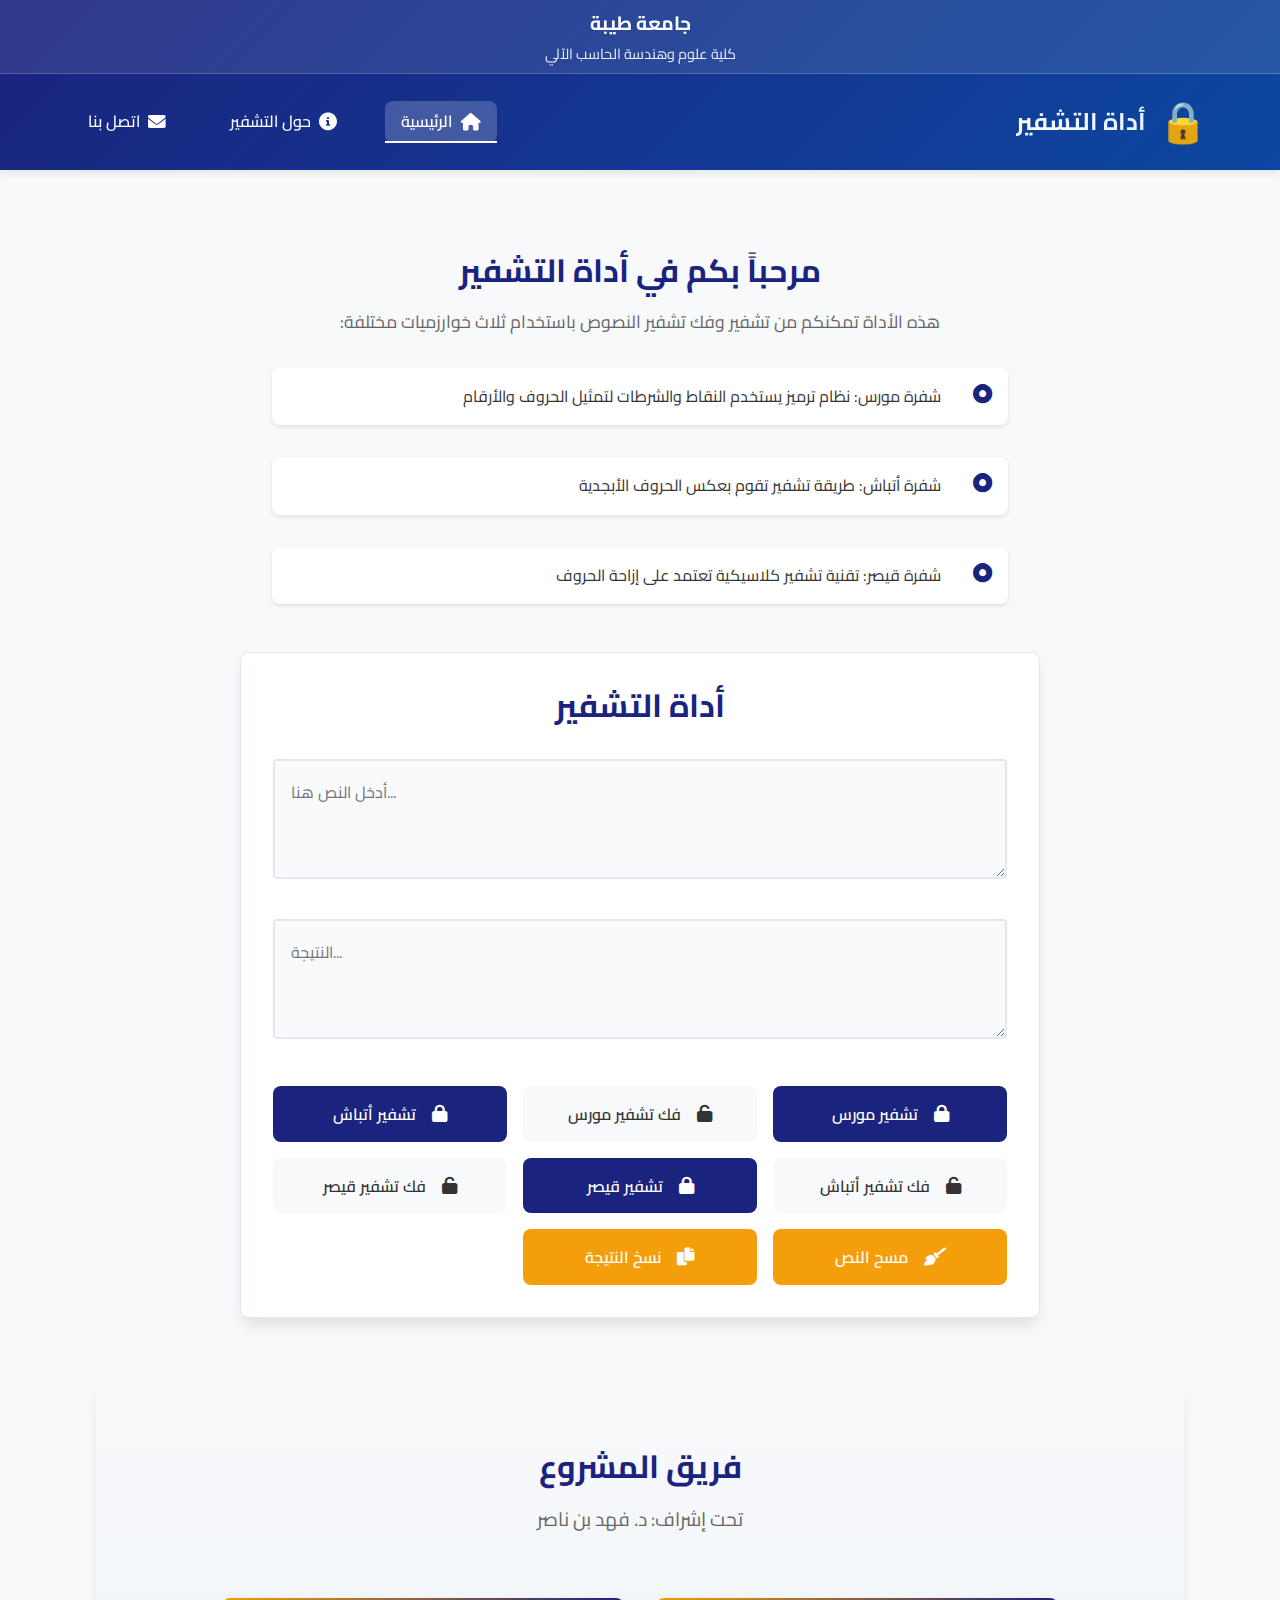
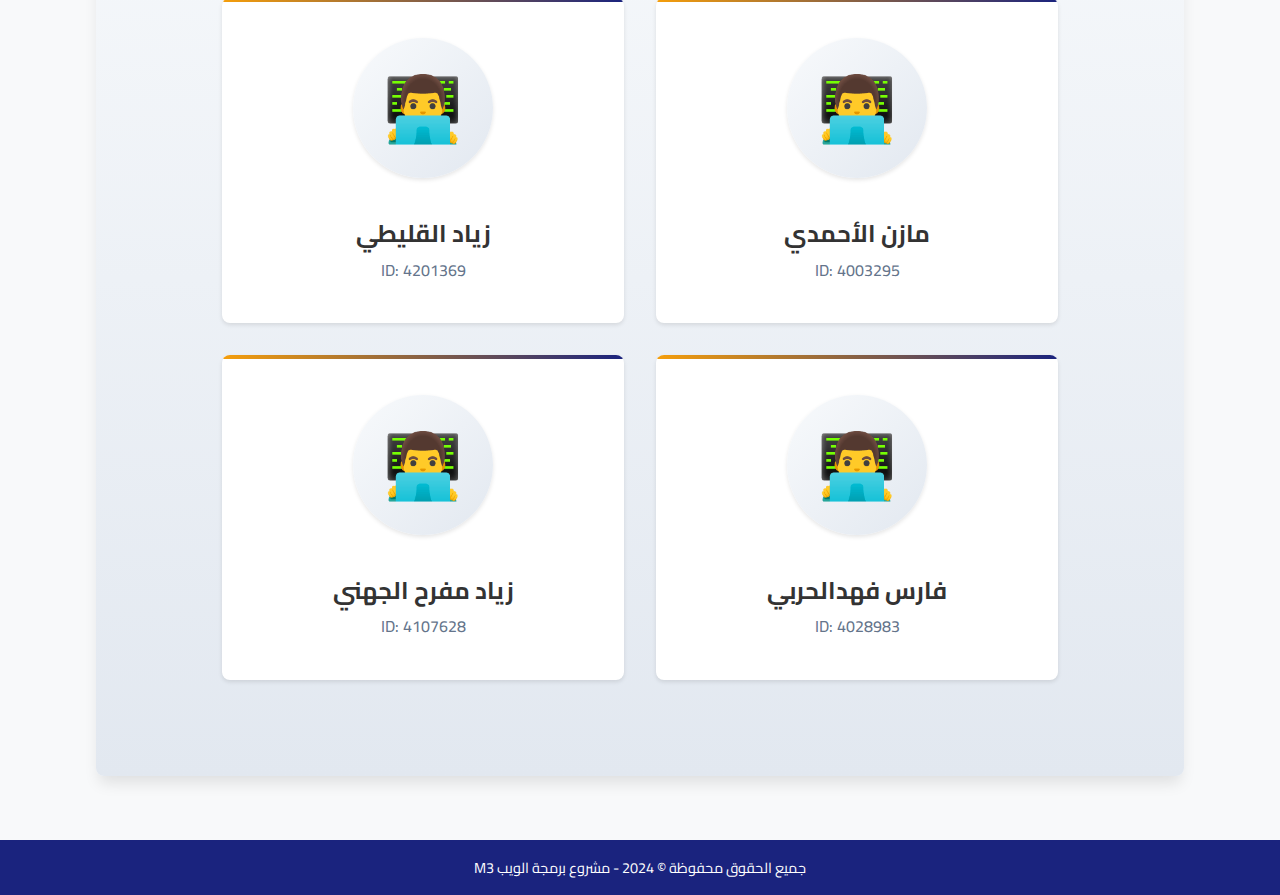
<file: index.html>
<!DOCTYPE html>
<html lang="ar" dir="rtl">
<head>
    <meta charset="UTF-8">
    <meta name="viewport" content="width=device-width, initial-scale=1.0">
    <title>أداة التشفير - جامعة طيبة</title>
    <link href="https://fonts.googleapis.com/css2?family=Cairo:wght@400;600;700&display=swap" rel="stylesheet">
    <link rel="stylesheet" href="https://cdnjs.cloudflare.com/ajax/libs/font-awesome/6.0.0/css/all.min.css">
    <link rel="stylesheet" href="css/style.css">
    <link rel="stylesheet" href="css/header.css">
</head>
<body>
    <header class="main-header">
        <div class="university-info">
            <div class="university-name">جامعة طيبة</div>
            <div class="college-name">كلية علوم وهندسة الحاسب الآلي</div>
        </div>
        <div class="header-content">
            <a href="index.html" class="brand">
                <span class="brand-logo">🔒</span>
                <span class="brand-name">أداة التشفير</span>
            </a>
            <nav class="main-nav">
                <button class="mobile-menu-btn">
                    <i class="fas fa-bars"></i>
                </button>
                <ul class="nav-list">
                    <li><a href="index.html" class="nav-link active"><i class="fas fa-home"></i> الرئيسية</a></li>
                    <li><a href="about.html" class="nav-link"><i class="fas fa-info-circle"></i> حول التشفير</a></li>
                    <li><a href="contact.html" class="nav-link"><i class="fas fa-envelope"></i> اتصل بنا</a></li>
                </ul>
            </nav>
        </div>
    </header>

    <main class="container">
        <section class="encryption-section">
            <div class="intro-text">
                <h2 class="section-title">مرحباً بكم في أداة التشفير</h2>
                <p class="intro-description">
                    هذه الأداة تمكنكم من تشفير وفك تشفير النصوص باستخدام ثلاث خوارزميات مختلفة:
                </p>
                <div class="algorithm-list">
                    <div class="algorithm-item">
                        <i class="fas fa-dot-circle"></i>
                        <span>شفرة مورس: نظام ترميز يستخدم النقاط والشرطات لتمثيل الحروف والأرقام</span>
                    </div>
                    <div class="algorithm-item">
                        <i class="fas fa-dot-circle"></i>
                        <span>شفرة أتباش: طريقة تشفير تقوم بعكس الحروف الأبجدية</span>
                    </div>
                    <div class="algorithm-item">
                        <i class="fas fa-dot-circle"></i>
                        <span>شفرة قيصر: تقنية تشفير كلاسيكية تعتمد على إزاحة الحروف</span>
                    </div>
                </div>
            </div>
            <div class="card encryption-form">
                <h2 class="section-title">أداة التشفير</h2>
                <textarea id="inputText" placeholder="أدخل النص هنا..." dir="auto"></textarea>
                <textarea id="outputText" placeholder="النتيجة..." readonly dir="auto"></textarea>
                <div class="button-group">
                    <button onclick="morseEncrypt()" class="btn btn-primary">
                        <i class="fas fa-lock"></i> تشفير مورس
                    </button>
                    <button onclick="morseDecrypt()" class="btn btn-secondary">
                        <i class="fas fa-unlock"></i> فك تشفير مورس
                    </button>
                    <button onclick="atbashEncrypt()" class="btn btn-primary">
                        <i class="fas fa-lock"></i> تشفير أتباش
                    </button>
                    <button onclick="atbashDecrypt()" class="btn btn-secondary">
                        <i class="fas fa-unlock"></i> فك تشفير أتباش
                    </button>
                    <button onclick="caesarEncrypt()" class="btn btn-primary">
                        <i class="fas fa-lock"></i> تشفير قيصر
                    </button>
                    <button onclick="caesarDecrypt()" class="btn btn-secondary">
                        <i class="fas fa-unlock"></i> فك تشفير قيصر
                    </button>
                    <button onclick="cleanInput()" class="btn btn-accent">
                        <i class="fas fa-broom"></i> مسح النص
                    </button>
                    <button onclick="copyOutput()" class="btn btn-accent">
                        <i class="fas fa-copy"></i> نسخ النتيجة
                    </button>
                </div>
            </div>
        </section>

        <section class="team-section">
            <div class="container">
                <h2 class="section-title">فريق المشروع</h2>
                <p class="section-subtitle">تحت إشراف: د. فهد بن ناصر </p>
                <div class="team-grid">
                    <div class="team-card">
                        <div class="team-avatar">👨‍💻</div>
                        <h3 class="team-name">مازن الأحمدي</h3>
                        <p class="team-id">ID: 4003295</p>
                    </div>
                    <div class="team-card">
                        <div class="team-avatar">👨‍💻</div>
                        <h3 class="team-name">زياد القليطي</h3>
                        <p class="team-id">ID: 4201369</p>
                    </div>
                    <div class="team-card">
                        <div class="team-avatar">👨‍💻</div>
                        <h3 class="team-name">فارس فهدالحربي</h3>
                        <p class="team-id">ID: 4028983</p>
                    </div>
                    <div class="team-card">
                        <div class="team-avatar">👨‍💻</div>
                        <h3 class="team-name">زياد مفرح الجهني</h3>
                        <p class="team-id">ID: 4107628</p>
                    </div>
                </div>
            </div>
        </section>
    </main>

    <footer>
        <p>جميع الحقوق محفوظة &copy; 2024 - مشروع برمجة الويب M3</p>
    </footer>

    <script src="js/script.js"></script>
</body>
</html>
</file>
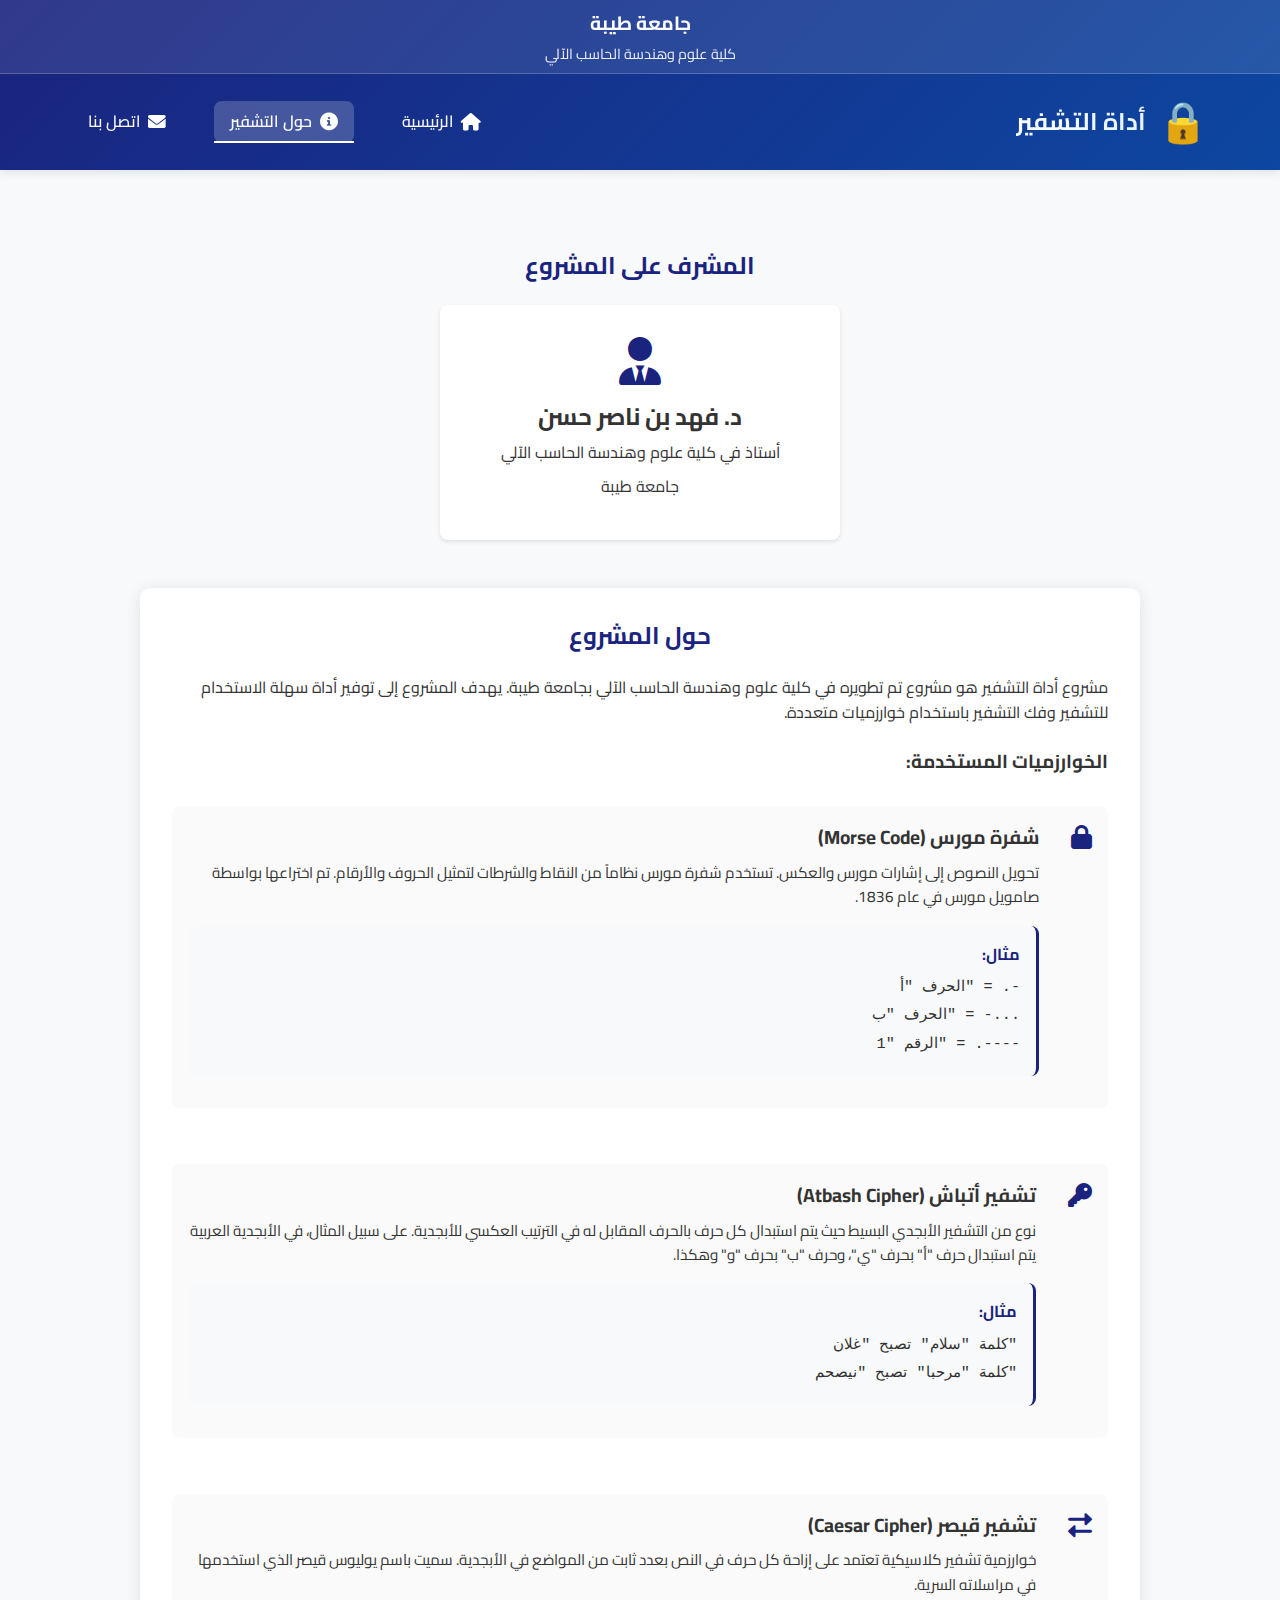
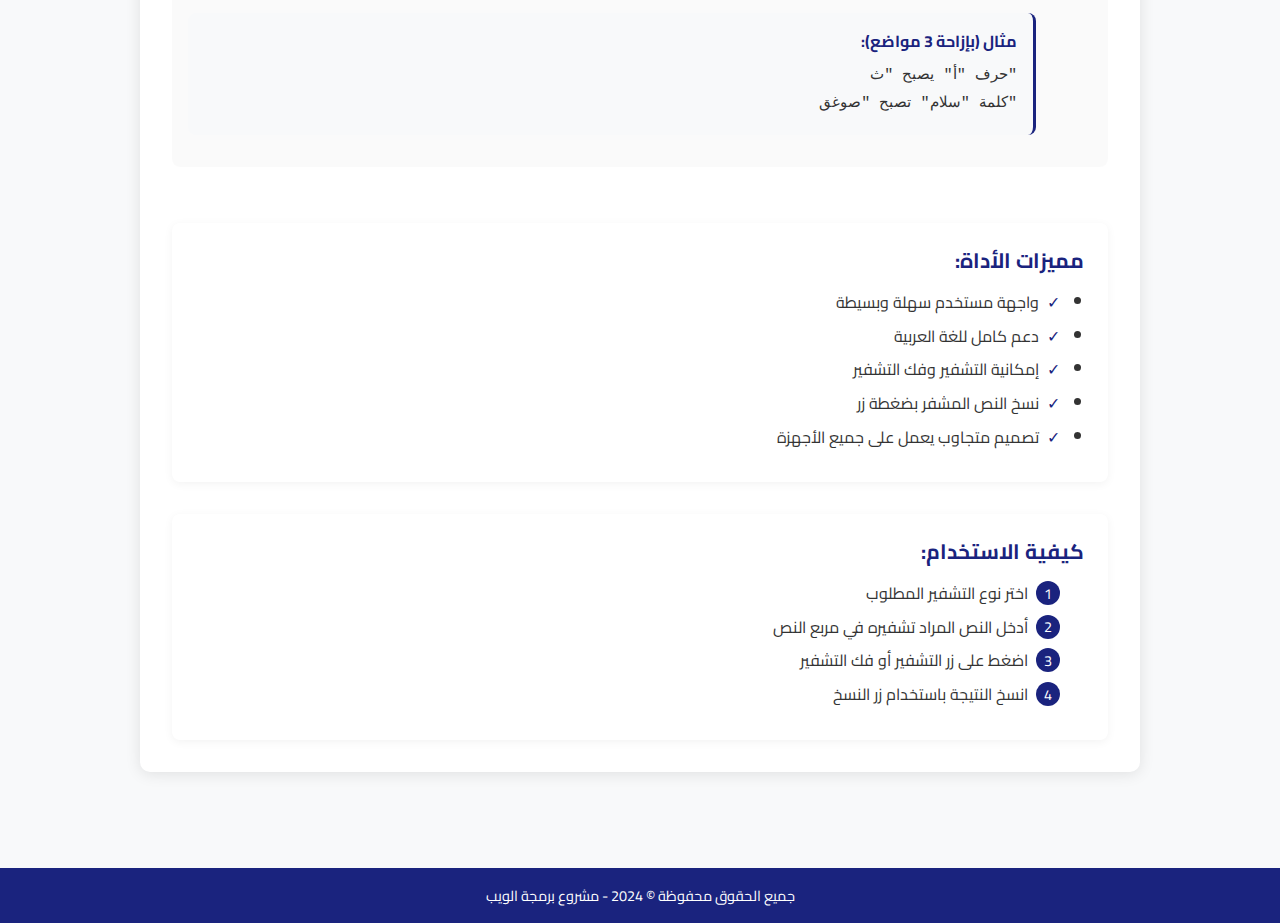
<file: about.html>
<!DOCTYPE html>
<html lang="ar" dir="rtl">
<head>
    <meta charset="UTF-8">
    <meta name="viewport" content="width=device-width, initial-scale=1.0">
    <title>حول المشروع - جامعة طيبة</title>
    <link href="https://fonts.googleapis.com/css2?family=Cairo:wght@400;600;700&display=swap" rel="stylesheet">
    <link rel="stylesheet" href="https://cdnjs.cloudflare.com/ajax/libs/font-awesome/6.0.0/css/all.min.css">
    <link rel="stylesheet" href="css/style.css">
    <link rel="stylesheet" href="css/header.css">
</head>
<body>
    <header class="main-header">
        <div class="university-info">
            <div class="university-name">جامعة طيبة</div>
            <div class="college-name">كلية علوم وهندسة الحاسب الآلي</div>
        </div>
        <div class="header-content">
            <a href="index.html" class="brand">
                <span class="brand-logo">🔒</span>
                <span class="brand-name">أداة التشفير</span>
            </a>
            <nav class="main-nav">
                <button class="mobile-menu-btn">
                    <i class="fas fa-bars"></i>
                </button>
                <ul class="nav-list">
                    <li><a href="index.html" class="nav-link"><i class="fas fa-home"></i> الرئيسية</a></li>
                    <li><a href="about.html" class="nav-link active"><i class="fas fa-info-circle"></i> حول التشفير</a></li>
                    <li><a href="contact.html" class="nav-link"><i class="fas fa-envelope"></i> اتصل بنا</a></li>
                </ul>
            </nav>
        </div>
    </header>

    <main class="container">
        <section class="about-section">
            <div class="supervisor-info">
                <h2>المشرف على المشروع</h2>
                <div class="supervisor-card">
                    <i class="fas fa-user-tie supervisor-icon"></i>
                    <h3>د. فهد بن ناصر حسن</h3>
                    <p>أستاذ في كلية علوم وهندسة الحاسب الآلي</p>
                    <p>جامعة طيبة</p>
                </div>
            </div>

            <div class="about-content">
                <h2>حول المشروع</h2>
                <p>مشروع أداة التشفير هو مشروع تم تطويره في كلية علوم وهندسة الحاسب الآلي بجامعة طيبة. يهدف المشروع إلى توفير أداة سهلة الاستخدام للتشفير وفك التشفير باستخدام خوارزميات متعددة.</p>
                
                <h3>الخوارزميات المستخدمة:</h3>
                <ul class="algorithms-list">
                    <li>
                        <i class="fas fa-lock"></i>
                        <div class="algorithm-info">
                            <h4>شفرة مورس (Morse Code)</h4>
                            <p>تحويل النصوص إلى إشارات مورس والعكس. تستخدم شفرة مورس نظاماً من النقاط والشرطات لتمثيل الحروف والأرقام. تم اختراعها بواسطة صامويل مورس في عام 1836.</p>
                            <div class="algorithm-example">
                                <h5>مثال:</h5>
                                <p>الحرف "أ" = .-</p>
                                <p>الحرف "ب" = -...</p>
                                <p>الرقم "1" = .----</p>
                            </div>
                        </div>
                    </li>
                    <li>
                        <i class="fas fa-key"></i>
                        <div class="algorithm-info">
                            <h4>تشفير أتباش (Atbash Cipher)</h4>
                            <p>نوع من التشفير الأبجدي البسيط حيث يتم استبدال كل حرف بالحرف المقابل له في الترتيب العكسي للأبجدية. على سبيل المثال، في الأبجدية العربية يتم استبدال حرف "أ" بحرف "ي"، وحرف "ب" بحرف "و" وهكذا.</p>
                            <div class="algorithm-example">
                                <h5>مثال:</h5>
                                <p>كلمة "سلام" تصبح "غلان"</p>
                                <p>كلمة "مرحبا" تصبح "نيصحم"</p>
                            </div>
                        </div>
                    </li>
                    <li>
                        <i class="fas fa-exchange-alt"></i>
                        <div class="algorithm-info">
                            <h4>تشفير قيصر (Caesar Cipher)</h4>
                            <p>خوارزمية تشفير كلاسيكية تعتمد على إزاحة كل حرف في النص بعدد ثابت من المواضع في الأبجدية. سميت باسم يوليوس قيصر الذي استخدمها في مراسلاته السرية.</p>
                            <div class="algorithm-example">
                                <h5>مثال (بإزاحة 3 مواضع):</h5>
                                <p>حرف "أ" يصبح "ث"</p>
                                <p>كلمة "سلام" تصبح "صوغق"</p>
                            </div>
                        </div>
                    </li>
                </ul>

                <div class="encryption-features">
                    <h3>مميزات الأداة:</h3>
                    <ul>
                        <li>واجهة مستخدم سهلة وبسيطة</li>
                        <li>دعم كامل للغة العربية</li>
                        <li>إمكانية التشفير وفك التشفير</li>
                        <li>نسخ النص المشفر بضغطة زر</li>
                        <li>تصميم متجاوب يعمل على جميع الأجهزة</li>
                    </ul>
                </div>

                <div class="usage-instructions">
                    <h3>كيفية الاستخدام:</h3>
                    <ol>
                        <li>اختر نوع التشفير المطلوب</li>
                        <li>أدخل النص المراد تشفيره في مربع النص</li>
                        <li>اضغط على زر التشفير أو فك التشفير</li>
                        <li>انسخ النتيجة باستخدام زر النسخ</li>
                    </ol>
                </div>
            </div>
        </section>
    </main>

    <footer>
        <p>جميع الحقوق محفوظة &copy; 2024 - مشروع برمجة الويب</p>
    </footer>

    <script src="js/script.js"></script>
</body>
</html>
</file>
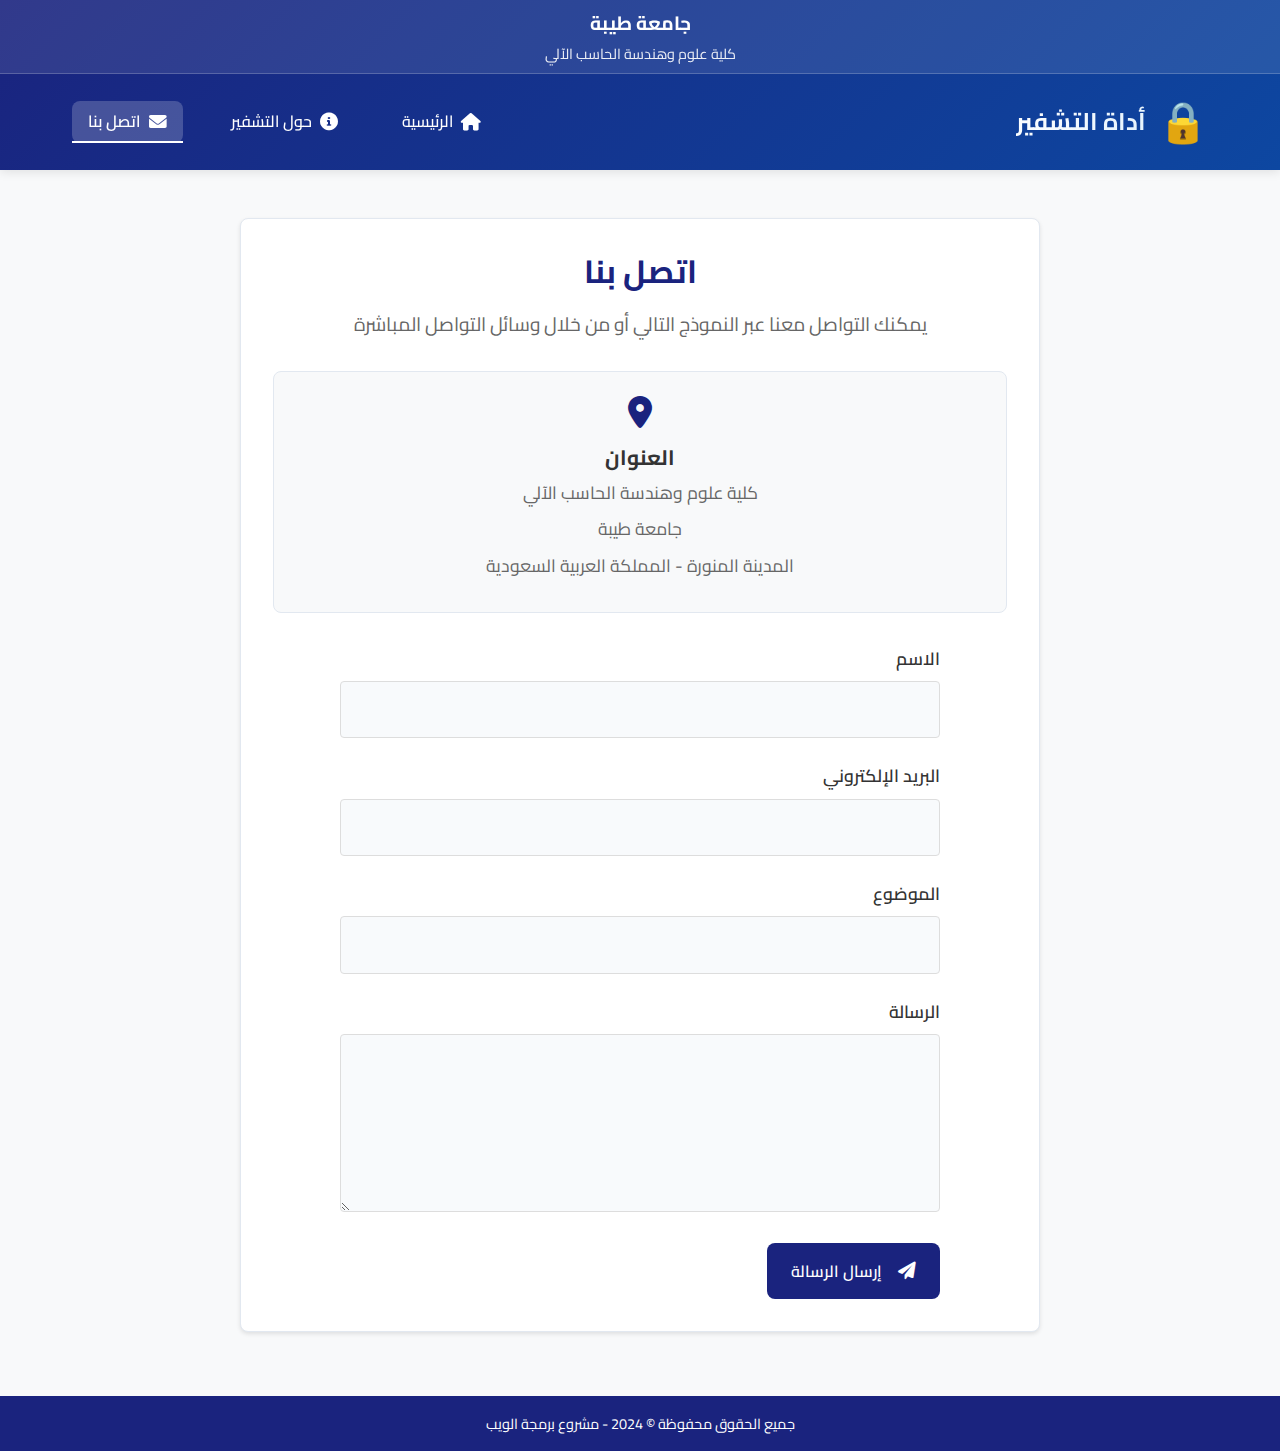
<file: contact.html>
<!DOCTYPE html>
<html lang="ar" dir="rtl">
<head>
    <meta charset="UTF-8">
    <meta name="viewport" content="width=device-width, initial-scale=1.0">
    <title>اتصل بنا - جامعة طيبة</title>
    <link href="https://fonts.googleapis.com/css2?family=Cairo:wght@400;600;700&display=swap" rel="stylesheet">
    <link rel="stylesheet" href="https://cdnjs.cloudflare.com/ajax/libs/font-awesome/6.0.0/css/all.min.css">
    <link rel="stylesheet" href="css/style.css">
    <link rel="stylesheet" href="css/header.css">
</head>
<body>
    <header class="main-header">
        <div class="university-info">
            <div class="university-name">جامعة طيبة</div>
            <div class="college-name">كلية علوم وهندسة الحاسب الآلي</div>
        </div>
        <div class="header-content">
            <a href="index.html" class="brand">
                <span class="brand-logo">🔒</span>
                <span class="brand-name">أداة التشفير</span>
            </a>
            <nav class="main-nav">
                <button class="mobile-menu-btn">
                    <i class="fas fa-bars"></i>
                </button>
                <ul class="nav-list">
                    <li><a href="index.html" class="nav-link"><i class="fas fa-home"></i> الرئيسية</a></li>
                    <li><a href="about.html" class="nav-link"><i class="fas fa-info-circle"></i> حول التشفير</a></li>
                    <li><a href="contact.html" class="nav-link active"><i class="fas fa-envelope"></i> اتصل بنا</a></li>
                </ul>
            </nav>
        </div>
    </header>

    <main class="container">
        <div class="card">
            <h2 class="section-title">اتصل بنا</h2>
            <p class="section-subtitle">يمكنك التواصل معنا عبر النموذج التالي أو من خلال وسائل التواصل المباشرة</p>
            
            <div class="contact-info">
                <!-- <div class="contact-item">
                    <i class="fas fa-envelope"></i>
                    <h3>البريد الإلكتروني</h3>
                    <p>s44003295@st.uqu.edu.sa</p>
                    <p>s44201723@st.uqu.edu.sa</p>
                    <p>s44201369@st.uqu.edu.sa</p>
                </div> -->
                <div class="contact-item">
                    <i class="fas fa-map-marker-alt"></i>
                    <h3>العنوان</h3>
                    <p>كلية علوم وهندسة الحاسب الآلي</p>
                    <p>جامعة طيبة</p>
                    <p>المدينة المنورة - المملكة العربية السعودية</p>
                </div>
            </div>

            <form class="contact-form" id="contactForm">
                <div class="form-group">
                    <label for="name">الاسم</label>
                    <input type="text" id="name" name="name" required>
                </div>
                <div class="form-group">
                    <label for="email">البريد الإلكتروني</label>
                    <input type="email" id="email" name="email" required>
                </div>
                <div class="form-group">
                    <label for="subject">الموضوع</label>
                    <input type="text" id="subject" name="subject" required>
                </div>
                <div class="form-group">
                    <label for="message">الرسالة</label>
                    <textarea id="message" name="message" rows="5" required></textarea>
                </div>
                <button type="submit" class="btn btn-primary">
                    <i class="fas fa-paper-plane"></i>
                    إرسال الرسالة
                </button>
            </form>
        </div>
    </main>

    <footer>
        <p>جميع الحقوق محفوظة &copy; 2024 - مشروع برمجة الويب</p>
    </footer>

    <script src="js/script.js"></script>
</body>
</html>
</file>
<file: css/style.css>
/* Global Styles */
:root {
    --primary-color: #2563eb;
    --primary-dark: #1d4ed8;
    --secondary-color: #475569;
    --accent-color: #f59e0b;
    --text-color: #1e293b;
    --text-light: #64748b;
    --background-color: #f8fafc;
    --white: #ffffff;
    --shadow: 0 4px 6px -1px rgb(0 0 0 / 0.1);
    --shadow-lg: 0 10px 15px -3px rgb(0 0 0 / 0.1);
    --border-radius: 16px;
    --spacing: 24px;
}

body {
    font-family: 'Cairo', sans-serif;
    margin: 0;
    padding: 0;
    background-color: var(--background-color);
    color: var(--text-color);
    display: flex;
    flex-direction: column;
    min-height: 100vh;
    overflow-x: hidden;
    line-height: 1.6;
}

/* Container */
.container {
    width: 90%;
    max-width: 1200px;
    margin: 40px auto;
    padding: var(--spacing);
}

/* Card */
.card {
    background: var(--white);
    padding: calc(var(--spacing) * 1.5);
    border-radius: var(--border-radius);
    box-shadow: var(--shadow);
    margin-bottom: var(--spacing);
    border: 1px solid #e2e8f0;
    transition: box-shadow 0.3s ease;
}

.card:hover {
    box-shadow: var(--shadow-lg);
}

/* Typography */
h2, h3 {
    color: var(--text-color);
    margin-bottom: var(--spacing);
    line-height: 1.3;
}

.section-title {
    font-size: 2.25rem;
    text-align: center;
    margin-bottom: calc(var(--spacing) * 1.5);
    color: var(--primary-color);
    font-weight: 700;
}

.section-subtitle {
    text-align: center;
    color: var(--text-light);
    margin-bottom: var(--spacing);
    font-size: 1.1rem;
}

/* Form Elements */
.form-group {
    margin-bottom: calc(var(--spacing) * 1.2);
}

.form-group label {
    display: block;
    margin-bottom: 10px;
    color: var(--text-color);
    font-weight: 600;
    font-size: 1.1rem;
}

.form-group input,
.form-group textarea {
    width: 100%;
    padding: 14px;
    border: 2px solid #e2e8f0;
    border-radius: 12px;
    font-size: 1rem;
    font-family: inherit;
    transition: all 0.3s ease;
    background-color: #f8fafc;
}

.form-group input:focus,
.form-group textarea:focus {
    outline: none;
    border-color: var(--primary-color);
    box-shadow: 0 0 0 3px rgba(37, 99, 235, 0.1);
    background-color: var(--white);
}

textarea {
    resize: vertical;
    min-height: 150px;
}

/* Buttons */
.button-group {
    display: flex;
    flex-wrap: wrap;
    gap: calc(var(--spacing) * 0.75);
    justify-content: center;
    margin-top: var(--spacing);
}

.btn {
    display: inline-flex;
    align-items: center;
    justify-content: center;
    padding: 14px 28px;
    font-size: 1.1rem;
    font-weight: 600;
    border: none;
    border-radius: 12px;
    cursor: pointer;
    transition: all 0.3s ease;
    gap: 10px;
    text-decoration: none;
}

.btn i {
    font-size: 1.2rem;
}

.btn-primary {
    background-color: var(--primary-color);
    color: var(--white);
}

.btn-primary:hover {
    background-color: var(--primary-dark);
    transform: translateY(-2px);
    box-shadow: var(--shadow);
}

.btn-secondary {
    background-color: var(--secondary-color);
    color: var(--white);
}

.btn-secondary:hover {
    background-color: #374151;
    transform: translateY(-2px);
    box-shadow: var(--shadow);
}

.btn-accent {
    background-color: var(--accent-color);
    color: var(--white);
}

.btn-accent:hover {
    background-color: #d97706;
    transform: translateY(-2px);
    box-shadow: var(--shadow);
}

/* Encryption Tool */
.encryption-form {
    max-width: 800px;
    margin: 0 auto;
}

.encryption-form textarea {
    margin-bottom: var(--spacing);
    font-size: 1.1rem;
    padding: 20px;
    border-radius: var(--border-radius);
    background-color: #f8fafc;
    border: 2px solid #e2e8f0;
    transition: all 0.3s ease;
}

.encryption-form textarea:focus {
    border-color: var(--primary-color);
    box-shadow: 0 0 0 3px rgba(37, 99, 235, 0.1);
    background-color: var(--white);
}

/* Team Section */
.team-section {
    background: linear-gradient(to bottom, var(--background-color), #e2e8f0);
    padding: 4rem 0;
    margin: 2rem 0;
    border-radius: var(--border-radius);
    box-shadow: var(--shadow-lg);
}

.team-grid {
    display: grid;
    grid-template-columns: repeat(2, 1fr);
    gap: 2rem;
    padding: 2rem;
    max-width: 900px;
    margin: 0 auto;
}

.team-card {
    background: var(--white);
    border-radius: var(--border-radius);
    padding: 2.5rem;
    text-align: center;
    transition: all 0.3s ease;
    position: relative;
    overflow: hidden;
    box-shadow: var(--shadow);
}

.team-card::before {
    content: '';
    position: absolute;
    top: 0;
    right: 0;
    left: 0;
    height: 4px;
    background: linear-gradient(to left, var(--primary-color), var(--accent-color));
}

.team-card:hover {
    transform: translateY(-5px);
    box-shadow: var(--shadow-lg);
}

.team-avatar {
    font-size: 4rem;
    margin-bottom: 1.5rem;
    display: inline-block;
    background: linear-gradient(135deg, var(--background-color), #e2e8f0);
    width: 140px;
    height: 140px;
    line-height: 140px;
    border-radius: 50%;
    box-shadow: var(--shadow);
}

.team-name {
    color: var(--text-color);
    font-size: 1.5rem;
    margin: 1rem 0 0.5rem;
    font-weight: 700;
}

.team-id {
    color: var(--text-light);
    font-size: 1rem;
    margin: 0;
    font-weight: 500;
}

.section-title {
    text-align: center;
    color: var(--primary-color);
    font-size: 2.5rem;
    margin-bottom: 0.5rem;
    font-weight: 700;
}

.section-subtitle {
    text-align: center;
    color: var(--text-light);
    font-size: 1.2rem;
    margin-bottom: 3rem;
}

/* Encryption Form Styles */
.encryption-section {
    padding: 3rem 0;
    margin: 2rem auto;
    max-width: 1000px;
}

.card.encryption-form {
    background: var(--white);
    border-radius: var(--border-radius);
    padding: 2rem;
    box-shadow: var(--shadow-lg);
}

.encryption-form textarea {
    width: 100%;
    padding: 1rem;
    margin: 1rem 0;
    border: 2px solid #e2e8f0;
    border-radius: calc(var(--border-radius) / 2);
    font-family: 'Cairo', sans-serif;
    font-size: 1rem;
    resize: vertical;
    min-height: 120px;
    transition: all 0.3s ease;
}

.encryption-form textarea:focus {
    outline: none;
    border-color: var(--primary-color);
    box-shadow: 0 0 0 3px rgba(37, 99, 235, 0.1);
}

.button-group {
    display: grid;
    grid-template-columns: repeat(auto-fit, minmax(200px, 1fr));
    gap: 1rem;
    margin-top: 1.5rem;
}

.btn {
    padding: 0.8rem 1.5rem;
    border: none;
    border-radius: calc(var(--border-radius) / 2);
    font-family: 'Cairo', sans-serif;
    font-weight: 600;
    cursor: pointer;
    transition: all 0.3s ease;
    display: flex;
    align-items: center;
    justify-content: center;
    gap: 0.5rem;
}

.btn-primary {
    background: var(--primary-color);
    color: var(--white);
}

.btn-secondary {
    background: var(--secondary-color);
    color: var(--white);
}

.btn-accent {
    background: var(--accent-color);
    color: var(--white);
}

.btn:hover {
    transform: translateY(-2px);
    filter: brightness(110%);
    box-shadow: var(--shadow);
}

.btn:active {
    transform: translateY(0);
}

.btn i {
    font-size: 1.1rem;
}

/* Contact Section */
.contact-info {
    display: grid;
    grid-template-columns: repeat(auto-fit, minmax(280px, 1fr));
    gap: calc(var(--spacing) * 1.5);
    margin-bottom: calc(var(--spacing) * 2);
}

.contact-item {
    text-align: center;
    padding: calc(var(--spacing) * 1.5);
    background: var(--white);
    border-radius: var(--border-radius);
    transition: all 0.3s ease;
    border: 1px solid #e2e8f0;
}

.contact-item:hover {
    transform: translateY(-5px);
    box-shadow: var(--shadow-lg);
}

.contact-item i {
    font-size: 2.5rem;
    color: var(--primary-color);
    margin-bottom: var(--spacing);
}

.contact-item h3 {
    font-size: 1.3rem;
    margin-bottom: 16px;
    color: var(--text-color);
}

.contact-item p {
    color: var(--text-light);
    margin: 8px 0;
    font-size: 1.1rem;
}

/* Encryption Types */
.encryption-type {
    background: var(--white);
    padding: calc(var(--spacing) * 1.5);
    border-radius: var(--border-radius);
    margin-bottom: var(--spacing);
    border: 1px solid #e2e8f0;
    transition: all 0.3s ease;
}

.encryption-type:hover {
    box-shadow: var(--shadow-lg);
    transform: translateY(-2px);
}

.encryption-type h3 {
    display: flex;
    align-items: center;
    gap: 12px;
    color: var(--primary-color);
    margin-bottom: 16px;
    font-size: 1.4rem;
}

.encryption-type p {
    margin-bottom: 20px;
    line-height: 1.7;
    color: var(--text-color);
    font-size: 1.1rem;
}

.example {
    background: #f8fafc;
    padding: 20px;
    border-radius: 12px;
    margin-top: 20px;
    border: 1px solid #e2e8f0;
}

.example p {
    margin-bottom: 12px;
    color: var(--text-color);
}

.example code {
    display: block;
    padding: 16px;
    background: var(--white);
    border-radius: 8px;
    margin-top: 12px;
    font-family: monospace;
    direction: ltr;
    font-size: 1.1rem;
    color: var(--primary-color);
    border: 1px solid #e2e8f0;
}

/* About Page Styles */
.about-section {
    max-width: 1000px;
    margin: 2rem auto;
    padding: 0 1rem;
}

.supervisor-info {
    margin-bottom: 3rem;
}

.supervisor-info h2 {
    color: var(--primary-color);
    margin-bottom: 1.5rem;
    text-align: center;
}

.supervisor-card {
    background-color: #fff;
    padding: 2rem;
    border-radius: 10px;
    box-shadow: 0 2px 15px rgba(0, 0, 0, 0.1);
    text-align: center;
    transition: transform 0.3s ease;
}

.supervisor-card:hover {
    transform: translateY(-5px);
}

.supervisor-icon {
    font-size: 3rem;
    color: var(--primary-color);
    margin-bottom: 1rem;
}

.supervisor-card h3 {
    color: var(--text-color);
    margin-bottom: 0.5rem;
    font-size: 1.5rem;
}

.supervisor-card p {
    color: var(--text-secondary);
    margin-bottom: 0.5rem;
}

.about-content {
    background-color: #fff;
    padding: 2rem;
    border-radius: 10px;
    box-shadow: 0 2px 15px rgba(0, 0, 0, 0.1);
}

.about-content h2 {
    color: var(--primary-color);
    margin-bottom: 1.5rem;
    text-align: center;
}

.about-content p {
    line-height: 1.6;
    margin-bottom: 1.5rem;
}

.algorithms-list {
    list-style: none;
    margin: 0;
    padding: 0;
}

.algorithms-list li {
    display: flex;
    align-items: flex-start;
    margin-bottom: 1.5rem;
    padding: 1rem;
    background: rgba(0, 0, 0, 0.02);
    border-radius: 8px;
    transition: background-color 0.3s ease;
}

.algorithms-list li:hover {
    background: rgba(0, 0, 0, 0.04);
}

.algorithms-list i {
    font-size: 1.5rem;
    color: var(--primary-color);
    margin-left: 1rem;
    margin-top: 0.2rem;
}

.algorithm-info h4 {
    color: var(--text-color);
    margin-bottom: 0.5rem;
    font-size: 1.2rem;
}

.algorithm-info p {
    color: var(--text-secondary);
    margin-bottom: 0;
    font-size: 0.95rem;
}

/* Algorithm Examples and Features */
.algorithm-example {
    background: rgba(0, 0, 0, 0.03);
    border-right: 3px solid var(--primary-color);
    padding: 1rem;
    margin: 1rem 0;
    border-radius: 0 8px 8px 0;
}

.algorithm-example h5 {
    color: var(--primary-color);
    margin-bottom: 0.5rem;
    font-size: 1rem;
}

.algorithm-example p {
    margin: 0.25rem 0;
    font-family: 'Courier New', monospace;
    direction: ltr;
    text-align: right;
}

.encryption-features, .usage-instructions {
    margin-top: 2rem;
    padding: 1.5rem;
    background: #fff;
    border-radius: 8px;
    box-shadow: 0 2px 10px rgba(0, 0, 0, 0.05);
}

.encryption-features h3, .usage-instructions h3 {
    color: var(--primary-color);
    margin-bottom: 1rem;
    font-size: 1.3rem;
}

.encryption-features ul, .usage-instructions ol {
    padding-right: 1.5rem;
}

.encryption-features li, .usage-instructions li {
    margin-bottom: 0.5rem;
    line-height: 1.6;
}

.encryption-features ul li::before {
    content: '✓';
    color: var(--primary-color);
    margin-left: 0.5rem;
}

.usage-instructions ol {
    counter-reset: step-counter;
    list-style: none;
}

.usage-instructions ol li {
    counter-increment: step-counter;
    position: relative;
    padding-right: 2rem;
}

.usage-instructions ol li::before {
    content: counter(step-counter);
    position: absolute;
    right: 0;
    top: 0;
    background: var(--primary-color);
    color: white;
    width: 1.5rem;
    height: 1.5rem;
    border-radius: 50%;
    display: flex;
    align-items: center;
    justify-content: center;
    font-size: 0.9rem;
}

/* RTL Specific Styles */
.algorithms-list li {
    text-align: right;
}

.algorithm-info {
    margin-right: 1rem;
}

/* Responsive Adjustments */
@media (max-width: 1200px) {
    .container {
        max-width: 95%;
        padding: 0 1rem;
    }
}

@media (max-width: 992px) {
    :root {
        --section-padding: 4rem 0;
    }

    .section-title {
        font-size: 2rem;
        margin-bottom: 2rem;
    }
}

@media (max-width: 768px) {
    :root {
        --section-padding: 3rem 0;
    }

    .container {
        padding: 0 0.8rem;
    }

    .section-title {
        font-size: 1.8rem;
        margin-bottom: 1.5rem;
    }

    /* Header Responsive */
    .navbar {
        padding: 0.8rem;
    }

    .nav-links {
        gap: 1rem;
    }

    .nav-link {
        font-size: 0.9rem;
        padding: 0.5rem 0.8rem;
    }

    /* Encryption Form Responsive */
    .encryption-form {
        padding: 1.5rem;
        margin: 1rem 0;
    }

    .encryption-form textarea {
        min-height: 120px;
        font-size: 0.9rem;
        padding: 0.8rem;
    }

    .button-group {
        flex-direction: column;
        gap: 0.8rem;
    }

    .btn {
        width: 100%;
        padding: 0.8rem;
        font-size: 0.9rem;
    }

    /* Team Section Responsive */
    .team-grid {
        grid-template-columns: 1fr;
        gap: 1.5rem;
        padding: 1rem;
    }

    .team-card {
        padding: 1.5rem;
    }

    .team-avatar {
        width: 100px;
        height: 100px;
        line-height: 100px;
        font-size: 3rem;
    }

    .team-name {
        font-size: 1.2rem;
    }

    .team-id {
        font-size: 0.9rem;
    }
}

@media (max-width: 576px) {
    :root {
        --section-padding: 2.5rem 0;
    }

    .container {
        padding: 0 0.5rem;
    }

    .section-title {
        font-size: 1.5rem;
    }

    /* Header Extra Small */
    .navbar {
        padding: 0.5rem;
    }

    .nav-links {
        flex-direction: column;
        gap: 0.5rem;
    }

    /* Encryption Form Extra Small */
    .encryption-form {
        padding: 1rem;
    }

    .encryption-form textarea {
        min-height: 100px;
    }

    /* Algorithm List Extra Small */
    .algorithm-list {
        padding: 0 0.5rem;
    }

    .algorithm-item {
        font-size: 0.8rem;
    }

    /* Team Section Extra Small */
    .team-card {
        padding: 1rem;
    }

    .team-avatar {
        width: 80px;
        height: 80px;
        line-height: 80px;
        font-size: 2.5rem;
    }
}

/* Print Styles */
@media print {
    .encryption-form textarea,
    .btn {
        border: 1px solid #000;
    }

    .team-card {
        break-inside: avoid;
    }
}

/* Footer */
footer {
    background: var(--text-color);
    color: var(--white);
    padding: 1rem;
    text-align: right;
    direction: rtl;
    margin-top: 2rem;
}

footer p {
    margin: 0;
    font-size: 0.9rem;
}

@media (max-width: 768px) {
    footer {
        padding: 0.75rem;
        font-size: 0.85rem;
    }
}

/* Animations */
@keyframes slideIn {
    from {
        transform: translateY(30px);
        opacity: 0;
    }
    to {
        transform: translateY(0);
        opacity: 1;
    }
}

.card, .team-card, .contact-item, .encryption-type {
    animation: slideIn 0.6s ease-out;
}

/* Active Navigation Link */
.nav-link.active {
    background-color: rgba(255, 255, 255, 0.15);
    font-weight: 700;
}

/* Responsive Design */
@media (max-width: 1200px) {
    .container {
        max-width: 960px;
    }

    .team-grid {
        grid-template-columns: repeat(2, 1fr);
        gap: 1.5rem;
    }
}

@media (max-width: 992px) {
    .container {
        max-width: 720px;
    }

    .team-grid {
        grid-template-columns: repeat(2, 1fr);
    }

    .encryption-form {
        padding: 1.5rem;
    }

    .button-group {
        grid-template-columns: repeat(2, 1fr);
        gap: 1rem;
    }
}

@media (max-width: 768px) {
    .container {
        max-width: 540px;
        padding: 0 1rem;
    }

    .section-title {
        font-size: 1.8rem;
    }

    .section-subtitle {
        font-size: 1rem;
    }

    .team-grid {
        grid-template-columns: 1fr;
        max-width: 400px;
        margin: 0 auto;
    }

    .team-card {
        padding: 1.5rem;
    }

    .button-group {
        grid-template-columns: 1fr;
    }

    .contact-info {
        flex-direction: column;
        gap: 2rem;
    }

    .contact-item {
        width: 100%;
        text-align: center;
    }

    .contact-form {
        padding: 1.5rem;
    }

    .form-group {
        margin-bottom: 1rem;
    }

    textarea {
        min-height: 120px;
    }

    /* About Page Responsive */
    .about-section {
        padding: 1rem;
    }

    .supervisor-card {
        padding: 1.5rem;
    }

    .about-content {
        padding: 1.5rem;
    }

    .algorithms-list li {
        flex-direction: column;
        align-items: center;
        text-align: center;
    }

    .algorithms-list i {
        margin: 0 0 1rem 0;
        font-size: 2rem;
    }

    .algorithm-info {
        width: 100%;
    }
}

@media (max-width: 576px) {
    .container {
        padding: 0 0.75rem;
    }

    .section-title {
        font-size: 1.5rem;
    }

    .encryption-form {
        padding: 1rem;
    }

    .btn {
        padding: 0.75rem 1rem;
        font-size: 0.9rem;
    }

    .team-card {
        padding: 1rem;
    }

    .team-avatar {
        font-size: 2.5rem;
    }

    .team-name {
        font-size: 1.2rem;
    }

    .team-role {
        font-size: 0.9rem;
    }

    .contact-item i {
        font-size: 2rem;
    }

    .contact-item h3 {
        font-size: 1.2rem;
    }

    .contact-item p {
        font-size: 0.9rem;
    }

    .form-group label {
        font-size: 0.9rem;
    }

    input, textarea {
        padding: 0.75rem;
        font-size: 0.9rem;
    }

    /* About Page Small Screen */
    .supervisor-card {
        padding: 1rem;
    }

    .supervisor-icon {
        font-size: 2.5rem;
    }

    .supervisor-card h3 {
        font-size: 1.3rem;
    }

    .about-content {
        padding: 1rem;
    }

    .about-content h2 {
        font-size: 1.5rem;
    }

    .algorithm-info h4 {
        font-size: 1.1rem;
    }
}

/* RTL Specific Responsive Fixes */
@media (max-width: 768px) {
    .header-content {
        padding: 1rem;
    }

    .brand-name {
        font-size: 1.2rem;
    }

    .brand-logo {
        font-size: 2rem;
        margin-left: 8px;
    }

    .nav-link {
        padding: 0.75rem 1rem;
    }

    .nav-link i {
        margin-left: 0.5rem;
    }

    .university-info {
        padding: 0.75rem;
    }

    .university-name {
        font-size: 1rem;
    }

    .college-name {
        font-size: 0.8rem;
    }
}

@media (max-width: 768px) {
    .team-grid {
        grid-template-columns: 1fr;
        gap: 1.5rem;
        padding: 1rem;
    }

    .team-card {
        padding: 2rem;
    }

    .team-avatar {
        width: 120px;
        height: 120px;
        line-height: 120px;
        font-size: 3.5rem;
    }
}

.intro-text {
    text-align: center;
    margin-bottom: 2rem;
    max-width: 800px;
    margin-left: auto;
    margin-right: auto;
}

.intro-description {
    font-size: 1.1rem;
    color: var(--text-color);
    margin-bottom: 2rem;
}

.algorithm-list {
    display: grid;
    gap: 1rem;
    text-align: right;
    padding: 0 2rem;
}

.algorithm-item {
    display: flex;
    align-items: center;
    gap: 1rem;
    font-size: 1rem;
    color: var(--text-color);
}

.algorithm-item i {
    color: var(--primary-color);
    font-size: 0.8rem;
    flex-shrink: 0;
}

@media (max-width: 768px) {
    .intro-text {
        padding: 0 1rem;
        margin-bottom: 2rem;
    }

    .algorithm-list {
        padding: 0 1rem;
    }

    .algorithm-item {
        font-size: 0.9rem;
    }
}

main.container {
    padding-top: 1rem;
}

.encryption-section {
    padding-top: 1rem;
}

/* تنسيق صفحة اتصل بنا */
.card {
    background: #fff;
    border-radius: 8px;
    box-shadow: 0 2px 4px rgba(0, 0, 0, 0.1);
    padding: 2rem;
    margin: 2rem auto;
    max-width: 800px;
}

.section-title {
    color: #1a237e;
    margin-bottom: 1rem;
    text-align: center;
    font-size: 2rem;
}

.section-subtitle {
    text-align: center;
    color: #666;
    margin-bottom: 2rem;
}

.contact-info {
    display: grid;
    grid-template-columns: repeat(auto-fit, minmax(250px, 1fr));
    gap: 2rem;
    margin-bottom: 2rem;
}

.contact-item {
    text-align: center;
    padding: 1.5rem;
    background: #f8f9fa;
    border-radius: 8px;
    transition: transform 0.3s ease;
}

.contact-item:hover {
    transform: translateY(-5px);
}

.contact-item i {
    font-size: 2rem;
    color: #1a237e;
    margin-bottom: 1rem;
}

.contact-item h3 {
    color: #333;
    margin-bottom: 0.5rem;
}

.contact-item p {
    color: #666;
    line-height: 1.6;
}

.contact-form {
    max-width: 600px;
    margin: 0 auto;
}

.form-group {
    margin-bottom: 1.5rem;
}

.form-group label {
    display: block;
    margin-bottom: 0.5rem;
    color: #333;
    font-weight: 600;
}

.form-group input,
.form-group textarea {
    width: 100%;
    padding: 0.8rem;
    border: 1px solid #ddd;
    border-radius: 4px;
    font-family: 'Cairo', sans-serif;
    font-size: 1rem;
    transition: border-color 0.3s ease;
}

.form-group input:focus,
.form-group textarea:focus {
    outline: none;
    border-color: #1a237e;
}

.btn {
    display: inline-flex;
    align-items: center;
    justify-content: center;
    padding: 0.8rem 1.5rem;
    border: none;
    border-radius: 4px;
    font-size: 1rem;
    font-weight: 600;
    cursor: pointer;
    transition: all 0.3s ease;
}

.btn i {
    margin-left: 0.5rem;
}

.btn-primary {
    background-color: #1a237e;
    color: #fff;
}

.btn-primary:hover {
    background-color: #0d47a1;
    transform: translateY(-2px);
}

/* التصميم المتجاوب */
@media (max-width: 768px) {
    .card {
        margin: 1rem;
        padding: 1.5rem;
    }

    .section-title {
        font-size: 1.5rem;
    }

    .contact-info {
        grid-template-columns: 1fr;
        gap: 1.5rem;
    }

    .contact-item {
        padding: 1rem;
    }

    .form-group input,
    .form-group textarea {
        padding: 0.6rem;
    }

    .btn {
        width: 100%;
        padding: 0.8rem;
    }
}

@media (max-width: 480px) {
    .card {
        margin: 0.5rem;
        padding: 1rem;
    }

    .section-title {
        font-size: 1.3rem;
    }

    .section-subtitle {
        font-size: 0.9rem;
    }

    .contact-item i {
        font-size: 1.5rem;
    }

    .contact-item h3 {
        font-size: 1.1rem;
    }

    .contact-item p {
        font-size: 0.9rem;
    }
}

/* المتغيرات العامة */
:root {
    --primary-color: #1a237e;
    --secondary-color: #0d47a1;
    --text-color: #333;
    --light-text: #666;
    --white: #fff;
    --light-bg: #f8f9fa;
    --border-radius: 8px;
    --shadow: 0 2px 4px rgba(0, 0, 0, 0.1);
    --transition: all 0.3s ease;
    --container-width: 1200px;
    --spacing: 2rem;
}

/* التنسيقات العامة */
* {
    margin: 0;
    padding: 0;
    box-sizing: border-box;
}

body {
    font-family: 'Cairo', sans-serif;
    line-height: 1.6;
    background-color: var(--light-bg);
    color: var(--text-color);
}

.container {
    max-width: var(--container-width);
    margin: 0 auto;
    padding: 0 var(--spacing);
}

/* الصفحة الرئيسية */
.encryption-section {
    padding: 2rem 0;
}

.intro-text {
    text-align: center;
    margin-bottom: 2rem;
}

.section-title {
    color: var(--primary-color);
    font-size: 2rem;
    margin-bottom: 1rem;
}

.intro-description {
    color: var(--light-text);
    max-width: 800px;
    margin: 0 auto 2rem;
}

.algorithm-list {
    margin-bottom: 2rem;
}

.algorithm-item {
    display: flex;
    align-items: flex-start;
    margin-bottom: 1rem;
    background: var(--white);
    padding: 1rem;
    border-radius: var(--border-radius);
    box-shadow: var(--shadow);
}

.algorithm-item i {
    color: var(--primary-color);
    margin-left: 1rem;
    font-size: 1.2rem;
}

/* نموذج التشفير */
.encryption-form {
    background: var(--white);
    padding: 2rem;
    border-radius: var(--border-radius);
    box-shadow: var(--shadow);
    max-width: 800px;
    margin: 0 auto;
}

.form-group {
    margin-bottom: 1.5rem;
}

.form-group label {
    display: block;
    margin-bottom: 0.5rem;
    font-weight: 600;
}

.form-control {
    width: 100%;
    padding: 0.8rem;
    border: 1px solid #ddd;
    border-radius: var(--border-radius);
    font-family: 'Cairo', sans-serif;
    resize: vertical;
}

.form-control:focus {
    outline: none;
    border-color: var(--primary-color);
}

.buttons-group {
    display: grid;
    grid-template-columns: repeat(auto-fit, minmax(150px, 1fr));
    gap: 1rem;
    margin-bottom: 1.5rem;
}

.btn {
    display: inline-flex;
    align-items: center;
    justify-content: center;
    padding: 0.8rem 1.5rem;
    border: none;
    border-radius: var(--border-radius);
    font-size: 1rem;
    font-weight: 600;
    cursor: pointer;
    transition: var(--transition);
}

.btn i {
    margin-left: 0.5rem;
}

.btn-primary {
    background-color: var(--primary-color);
    color: var(--white);
}

.btn-secondary {
    background-color: var(--light-bg);
    color: var(--text-color);
}

.btn:hover {
    transform: translateY(-2px);
    box-shadow: var(--shadow);
}

/* التصميم المتجاوب */
@media (max-width: 1200px) {
    :root {
        --container-width: 960px;
        --spacing: 1.5rem;
    }
}

@media (max-width: 992px) {
    :root {
        --container-width: 720px;
    }

    .section-title {
        font-size: 1.8rem;
    }
}

@media (max-width: 768px) {
    :root {
        --container-width: 540px;
        --spacing: 1rem;
    }

    .section-title {
        font-size: 1.5rem;
    }

    .encryption-form {
        padding: 1.5rem;
    }

    .buttons-group {
        grid-template-columns: 1fr;
    }

    .algorithm-item {
        flex-direction: column;
        align-items: center;
        text-align: center;
    }

    .algorithm-item i {
        margin: 0 0 1rem 0;
        font-size: 1.5rem;
    }
}

@media (max-width: 576px) {
    :root {
        --container-width: 100%;
        --spacing: 0.8rem;
    }

    .section-title {
        font-size: 1.3rem;
    }

    .intro-description {
        font-size: 0.9rem;
    }

    .encryption-form {
        padding: 1rem;
        margin: 0 0.5rem;
    }

    .form-control {
        padding: 0.6rem;
    }

    .btn {
        padding: 0.6rem 1rem;
        font-size: 0.9rem;
    }
}

/* صفحة حول التشفير */
.about-section {
    padding: 2rem 0;
}

.supervisor-info {
    text-align: center;
    margin-bottom: 3rem;
}

.supervisor-card {
    background: var(--white);
    padding: 2rem;
    border-radius: var(--border-radius);
    box-shadow: var(--shadow);
    max-width: 400px;
    margin: 0 auto;
}

.supervisor-icon {
    font-size: 3rem;
    color: var(--primary-color);
    margin-bottom: 1rem;
}

.algorithms-list {
    list-style: none;
    display: grid;
    gap: 2rem;
    margin: 2rem 0;
}

.algorithm-info {
    flex: 1;
}

.algorithm-example {
    background: var(--light-bg);
    padding: 1rem;
    border-radius: var(--border-radius);
    margin-top: 1rem;
}

/* التصميم المتجاوب لصفحة حول التشفير */
@media (max-width: 768px) {
    .supervisor-card {
        padding: 1.5rem;
        margin: 0 1rem;
    }

    .supervisor-icon {
        font-size: 2.5rem;
    }

    .algorithms-list {
        gap: 1.5rem;
    }

    .algorithm-example {
        padding: 0.8rem;
    }
}

@media (max-width: 576px) {
    .supervisor-card {
        padding: 1rem;
    }

    .supervisor-icon {
        font-size: 2rem;
    }

    .algorithm-info h4 {
        font-size: 1.1rem;
    }

    .algorithm-example {
        font-size: 0.9rem;
    }
}

/* صفحة اتصل بنا */
.contact-section {
    padding: 2rem 0;
}

.contact-card {
    background: var(--white);
    border-radius: var(--border-radius);
    box-shadow: var(--shadow);
    padding: 2rem;
    margin: 2rem auto;
    max-width: 800px;
}

.contact-info {
    display: grid;
    grid-template-columns: repeat(auto-fit, minmax(250px, 1fr));
    gap: 2rem;
    margin-bottom: 2rem;
}

.contact-item {
    text-align: center;
    padding: 1.5rem;
    background: var(--light-bg);
    border-radius: var(--border-radius);
    transition: var(--transition);
}

.contact-form {
    max-width: 600px;
    margin: 0 auto;
}

/* التصميم المتجاوب لصفحة اتصل بنا */
@media (max-width: 768px) {
    .contact-card {
        margin: 1rem;
        padding: 1.5rem;
    }

    .contact-info {
        grid-template-columns: 1fr;
        gap: 1.5rem;
    }

    .contact-item {
        padding: 1rem;
    }
}

@media (max-width: 576px) {
    .contact-card {
        margin: 0.5rem;
        padding: 1rem;
    }

    .contact-item {
        padding: 0.8rem;
    }
}

/* تذييل الصفحة */
footer {
    background: var(--primary-color);
    color: var(--white);
    text-align: center;
    padding: 1rem;
    margin-top: 2rem;
}

/* الإشعارات */
.notification {
    position: fixed;
    bottom: 20px;
    right: 20px;
    padding: 1rem 2rem;
    border-radius: var(--border-radius);
    background: var(--white);
    box-shadow: var(--shadow);
    opacity: 0;
    transform: translateY(10px);
    transition: var(--transition);
    z-index: 1000;
}

.notification.show {
    opacity: 1;
    transform: translateY(0);
}

.notification.success {
    background: #4caf50;
    color: var(--white);
}

.notification.info {
    background: #2196f3;
    color: var(--white);
}

/* التصميم المتجاوب للإشعارات */
@media (max-width: 576px) {
    .notification {
        left: 20px;
        right: 20px;
        text-align: center;
    }
}
</file>
<file: css/header.css>
/* Header Styles */
.main-header {
    width: 100%;
    background: linear-gradient(135deg, #1a237e, #0d47a1);
    color: var(--white);
    position: sticky;
    top: 0;
    z-index: 1000;
    box-shadow: 0 2px 10px rgba(0, 0, 0, 0.1);
}

.university-info {
    background: rgba(255, 255, 255, 0.1);
    padding: 0.5rem;
    text-align: center;
    border-bottom: 1px solid rgba(255, 255, 255, 0.2);
}

.university-name {
    font-size: 1.2rem;
    font-weight: 700;
    color: #fff;
    margin-bottom: 0.2rem;
}

.college-name {
    font-size: 0.9rem;
    color: rgba(255, 255, 255, 0.9);
}

.header-content {
    max-width: 1200px;
    margin: 0 auto;
    padding: 1rem var(--spacing);
    display: flex;
    justify-content: space-between;
    align-items: center;
}

/* Brand Styles */
.brand {
    display: flex;
    align-items: center;
    text-decoration: none;
    color: var(--white);
    transition: transform 0.3s ease;
}

.brand:hover {
    transform: translateY(-2px);
}

.brand-logo {
    font-size: 2.5rem;
    margin-left: 12px;
}

.brand-name {
    font-size: 1.5rem;
    font-weight: 700;
    background: linear-gradient(135deg, #fff, #e3f2fd);
    -webkit-background-clip: text;
    -webkit-text-fill-color: transparent;
    background-clip: text;
}

/* Navigation Styles */
.main-nav {
    display: flex;
    align-items: center;
}

.nav-list {
    list-style: none;
    margin: 0;
    padding: 0;
    display: flex;
    gap: var(--spacing);
}

.nav-link {
    color: var(--white);
    text-decoration: none;
    padding: 8px 16px;
    border-radius: 8px;
    transition: all 0.3s ease;
    display: flex;
    align-items: center;
    gap: 8px;
    font-weight: 500;
    position: relative;
}

.nav-link i {
    font-size: 1.1rem;
}

.nav-link::before {
    content: '';
    position: absolute;
    bottom: 0;
    left: 0;
    width: 100%;
    height: 2px;
    background: #fff;
    transform: scaleX(0);
    transition: transform 0.3s ease;
}

.nav-link:hover::before {
    transform: scaleX(1);
}

.nav-link:hover {
    background: rgba(255, 255, 255, 0.1);
}

.nav-link.active {
    background: rgba(255, 255, 255, 0.2);
    font-weight: 600;
}

.nav-link.active::before {
    transform: scaleX(1);
}

/* Mobile Menu Button */
.mobile-menu-btn {
    display: none;
    background: none;
    border: none;
    color: #fff;
    font-size: 1.5rem;
    cursor: pointer;
    padding: 0.5rem;
    z-index: 1000;
    transition: transform 0.3s ease;
}

.mobile-menu-btn:focus {
    outline: none;
}

.mobile-menu-btn.active {
    transform: rotate(90deg);
}

@media (max-width: 768px) {
    .mobile-menu-btn {
        display: block;
        position: relative;
    }

    .nav-list {
        display: none;
        position: absolute;
        top: 100%;
        right: 0;
        left: 0;
        background-color: #1a237e;
        padding: 1rem;
        box-shadow: 0 2px 5px rgba(0,0,0,0.2);
        z-index: 999;
    }

    .nav-list.show {
        display: block;
        animation: slideDown 0.3s ease-in-out;
    }

    .nav-list li {
        display: block;
        margin: 0.5rem 0;
    }

    .nav-list a {
        padding: 0.8rem 1rem;
        display: block;
        border-radius: 4px;
        transition: background-color 0.3s ease;
    }

    .nav-list a:hover {
        background-color: rgba(255, 255, 255, 0.1);
    }

    .header-content {
        padding: 0 calc(var(--spacing) / 2);
    }

    .brand-logo {
        font-size: 2rem;
    }

    .brand-name {
        font-size: 1.3rem;
    }

    @keyframes slideDown {
        from {
            opacity: 0;
            transform: translateY(-10px);
        }
        to {
            opacity: 1;
            transform: translateY(0);
        }
    }
}
</file>
